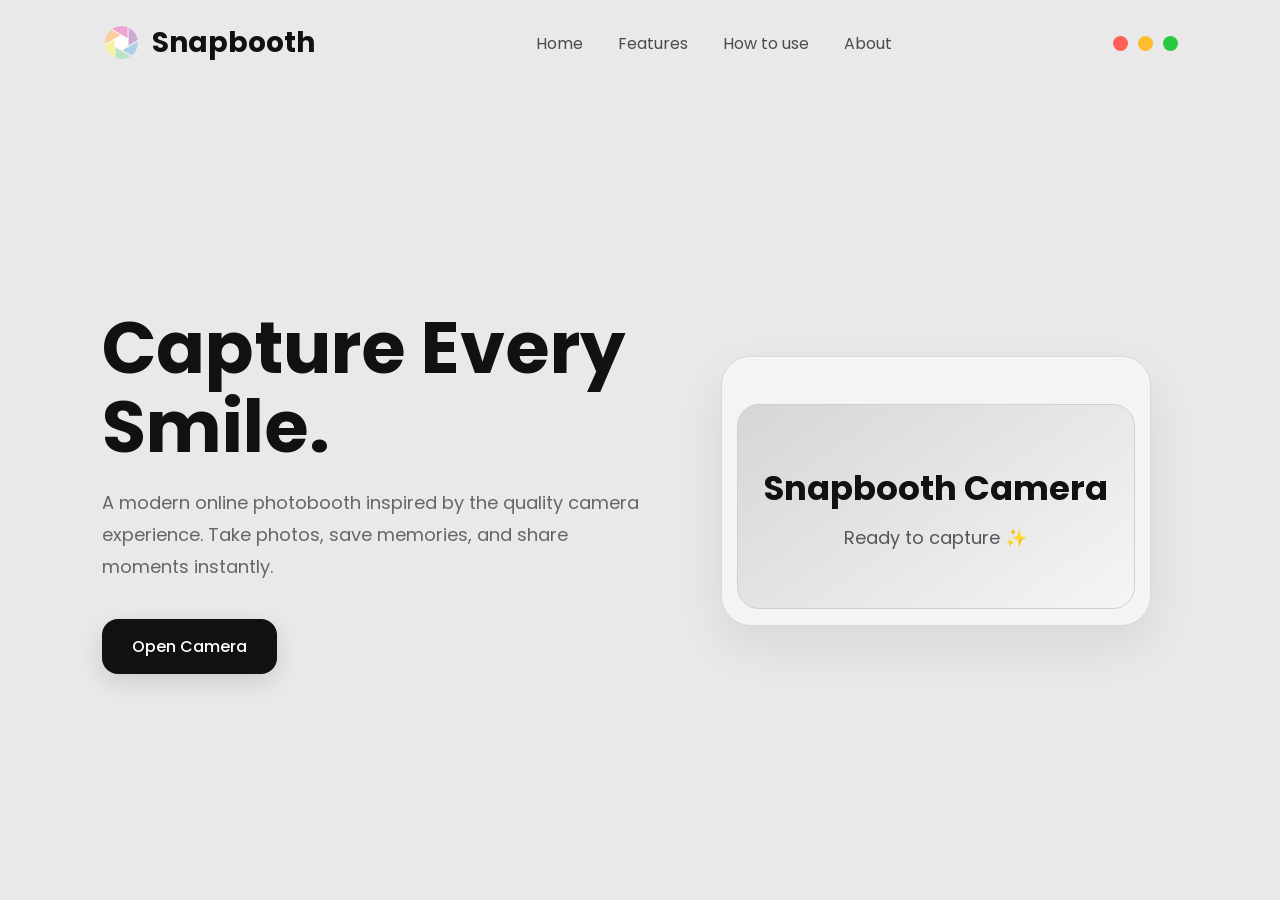
<file: index.html>
<!DOCTYPE html>
<html lang="en">
<head>
    <meta charset="UTF-8">
    <meta name="viewport" content="width=device-width, initial-scale=1.0">
    <title>SnapBooth Home</title>

  
    <link rel="stylesheet" href="cs1.css">

   
    <link href="https://fonts.googleapis.com/css2?family=Poppins:wght@300;400;500;600;700&display=swap" rel="stylesheet">
</head>
<body>

  
<header>
  <div class="logo">
    <img src="camlogo.png" alt="Snapbooth Logo">
    <span>Snapbooth</span>
</div>

    <nav>
        <a href="index.html">Home</a>
        <a href="features.html">Features</a>
        <a href="howto.html">How to use</a>
        <a href="about.html">About</a>
    </nav>

      <div class="window-buttons">
        <span class="circle red"></span>
        <span class="circle yellow"></span>
        <span class="circle green"></span>
    </div>
</header>

   
    <section class="hero">

        <div class="hero-text">
            <h1>Capture Every Smile.</h1>

            <p>
                A modern online photobooth inspired by the quality camera experience.
                Take photos, save memories, and share moments instantly.
            </p>

            <div class="buttons">

                <a href="camera.html">
                 <button class="primary-btn">Open Camera</button>
                        </a>

            </div>
        </div>



        <div class="hero-image">
            <div class="camera-card">

                <div class="camera-top">
                    <div class="camera-dot"></div>
                </div>

                <div class="camera-screen">
                    <h2>Snapbooth Camera</h2>
                    <p>Ready to capture ✨</p>
                </div>

            </div>
        </div>

    </section>

</body>
</html>
</file>
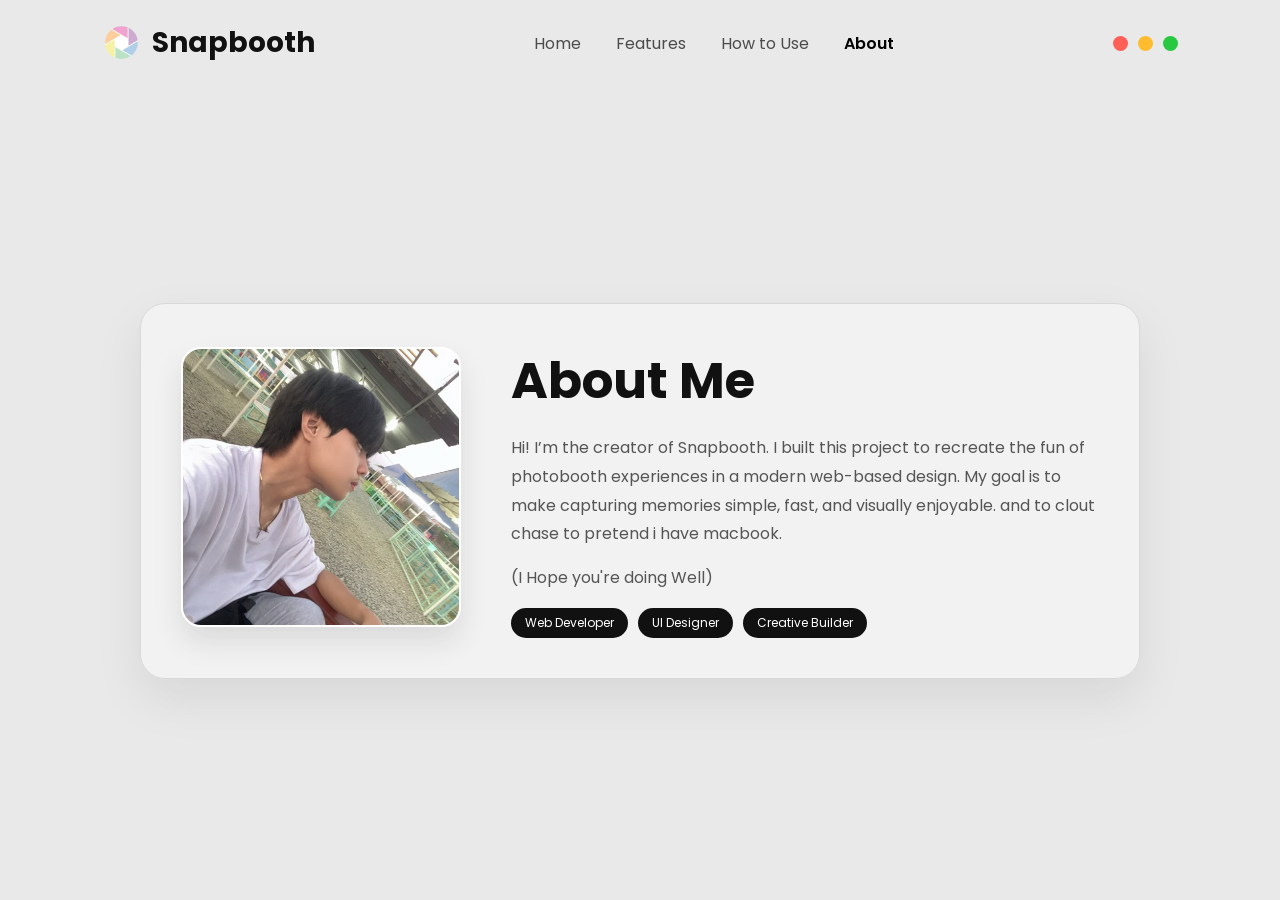
<file: about.html>
<!DOCTYPE html>
<html lang="en">
<head>
<meta charset="UTF-8">
<meta name="viewport" content="width=device-width, initial-scale=1.0">
<title>About</title>

<link rel="stylesheet" href="cs1.css">
<link href="https://fonts.googleapis.com/css2?family=Poppins:wght@300;400;500;600;700&display=swap" rel="stylesheet">
</head>

<body>

<header>
    <div class="logo">
        <img src="camlogo.png" alt="Snapbooth Logo">
        <span>Snapbooth</span>
    </div>

    <nav>
        <a href="index.html">Home</a>
        <a href="features.html">Features</a>
        <a href="howto.html">How to Use</a>
        <a href="about.html" class="active">About</a>
    </nav>

    <div class="window-buttons">
        <span class="circle red"></span>
        <span class="circle yellow"></span>
        <span class="circle green"></span>
    </div>
</header>

<section class="about-hero">

    <div class="about-card">

        <div class="about-image">
            <img src="me.jpg" alt="Your Photo">
        </div>

        <div class="about-text">
            <h1>About Me</h1>

            <p>
                Hi! I’m the creator of Snapbooth. I built this project to recreate the fun of photobooth
                experiences in a modern web-based design. My goal is to make capturing memories simple,
                fast, and visually enjoyable. and to clout chase to pretend i have macbook.
            </p>

            <p>
                (I Hope you're doing Well)
            </p>

            <div class="about-tags">
                <span>Web Developer</span>
                <span>UI Designer</span>
                <span>Creative Builder</span>
            </div>

        </div>

    </div>

</section>

</body>
</html>
</file>
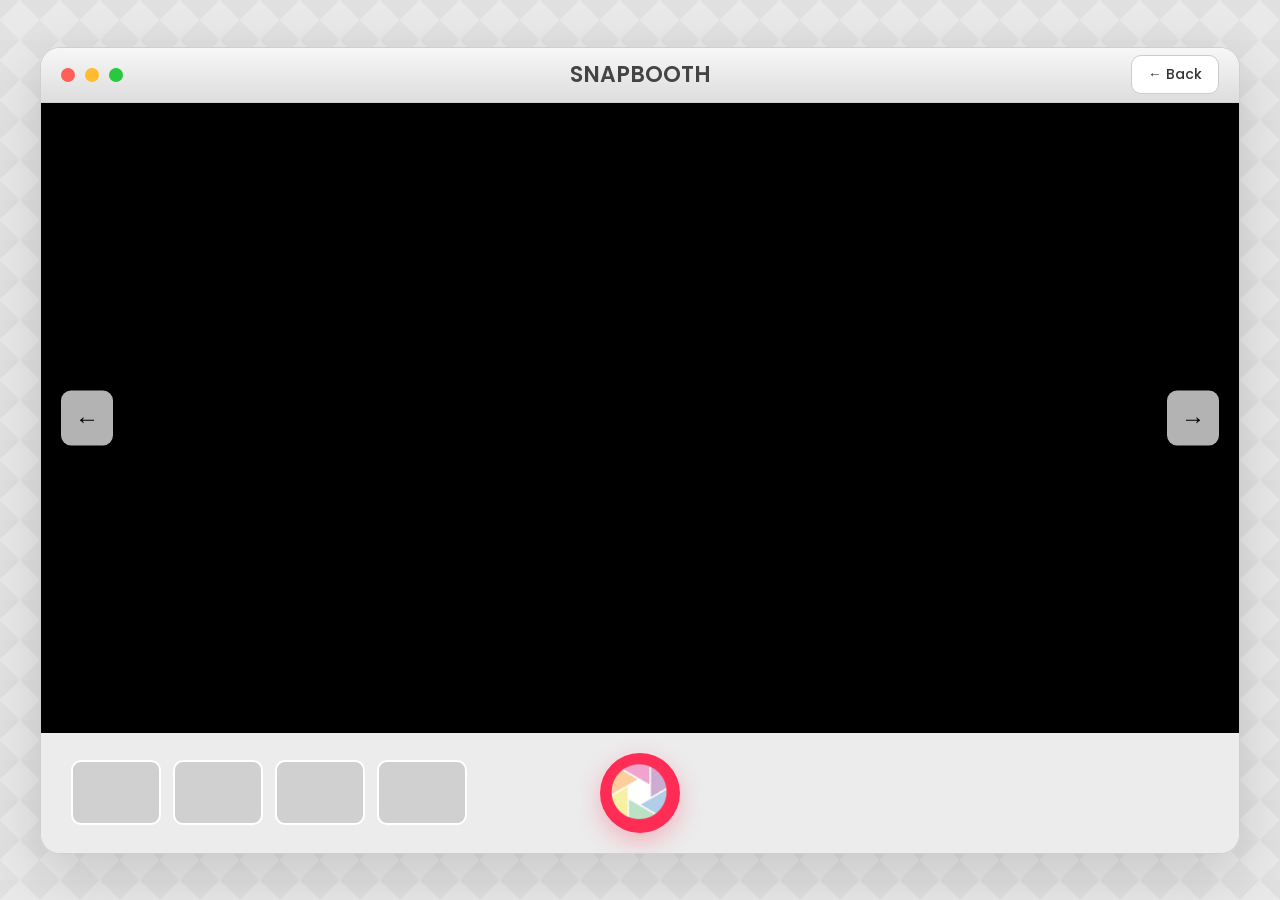
<file: camera.html>
<!DOCTYPE html>
<html lang="en">
<head>
<meta charset="UTF-8">
<meta name="viewport" content="width=device-width, initial-scale=1.0">
<title>Snapbooth Camera</title>

<link rel="stylesheet" href="cs2.css">
<link href="https://fonts.googleapis.com/css2?family=Poppins:wght@300;400;500;600&display=swap" rel="stylesheet">
</head>

<body>

<div class="effects-panel" id="effectsPanel">
    <div class="effect" data-effect="none">Normal</div>
    <div class="effect" data-effect="grayscale">Grayscale</div>
    <div class="effect" data-effect="invert">Invert</div>
    <div class="effect" data-effect="sepia">Sepia</div>
</div>

<div class="countdown" id="countdown"></div>

<div class="app-window">

    <div class="top-bar">
        <div class="window-buttons">
            <span class="circle red"></span>
            <span class="circle yellow"></span>
            <span class="circle green"></span>
        </div>

        <h2>SNAPBOOTH</h2>
        <a href="index.html" class="back-btn">← Back</a>
    </div>

    <div class="camera-container">

        <div class="filter-controls">
            <button id="prevFilter">←</button>
            <button id="nextFilter">→</button>
        </div>

        <div id="filterLabel"></div>

        <video id="video" autoplay playsinline></video>
    </div>

    <div class="bottom-bar">

        <div class="gallery-strip">
            <div class="photo"></div>
            <div class="photo"></div>
            <div class="photo"></div>
            <div class="photo"></div>
        </div>

        <button id="capture-btn">
            <img src="camlogo.png" alt="Profile">
        </button>

        

    </div>

</div>

<script>
const video = document.getElementById('video');
const captureBtn = document.getElementById('capture-btn');
const countdown = document.getElementById('countdown');
const photos = document.querySelectorAll('.photo');

const filterLabel = document.getElementById("filterLabel");

let photoIndex = 0;
let isCounting = false;

const filters = ["none", "grayscale", "invert", "sepia"];
let filterIndex = 0;
let currentEffect = "none";

/* SOUND */
const countdownSound = new Audio("countdownsd.mp3");
const shutterSound = new Audio("shutter.mp3");

/* CAMERA */
async function startCamera(){
    const stream = await navigator.mediaDevices.getUserMedia({video:true});
    video.srcObject = stream;
}
startCamera();

/* FILTER */
function applyFilter(){

    video.classList.remove("grayscale","invert","sepia");

    currentEffect = filters[filterIndex];

    if(currentEffect !== "none"){
        video.classList.add(currentEffect);
    }

    showLabel(currentEffect);
}

function showLabel(name){
    filterLabel.innerText = name.toUpperCase();
    filterLabel.style.opacity = "1";

    setTimeout(()=>{
        filterLabel.style.opacity = "0";
    },700);
}

/* ARROWS */
document.getElementById("nextFilter").onclick = () => {
    filterIndex++;
    if(filterIndex >= filters.length) filterIndex = 0;
    applyFilter();
};

document.getElementById("prevFilter").onclick = () => {
    filterIndex--;
    if(filterIndex < 0) filterIndex = filters.length - 1;
    applyFilter();
};


document.querySelectorAll('.effect').forEach(btn=>{
    btn.onclick = () => {
        filterIndex = filters.indexOf(btn.dataset.effect);
        applyFilter();
        effectsPanel.style.display = "none";
    };
});

/* COUNTDOWN */
captureBtn.onclick = () => {

    if(isCounting) return;
    isCounting = true;

    let count = 3;

    countdown.style.display = "block";
    countdown.innerText = count;

    countdownSound.cloneNode().play();

    let timer = setInterval(()=>{
        count--;

        if(count > 0){
            countdown.innerText = count;
        } else {
            clearInterval(timer);
            countdown.style.display = "none";
            isCounting = false;
            takePhoto();
        }
    },1000);
};

/* PHOTO */
function takePhoto(){

    shutterSound.cloneNode().play();

    const canvas = document.createElement("canvas");
    canvas.width = video.videoWidth;
    canvas.height = video.videoHeight;

    const ctx = canvas.getContext("2d");

    ctx.filter = getComputedStyle(video).filter;
    ctx.translate(canvas.width,0);
    ctx.scale(-1,1);
    ctx.drawImage(video,0,0);

    const img = canvas.toDataURL("image/png");

    if(photoIndex >= photos.length) photoIndex = 0;

    photos[photoIndex].style.backgroundImage = `url(${img})`;
    photos[photoIndex].style.backgroundSize = "cover";
    photos[photoIndex].style.backgroundPosition = "center";

    photoIndex++;

    const a = document.createElement("a");
    a.href = img;
    a.download = "snapbooth.png";
    a.click();
}
</script>

</body>
</html>
</file>
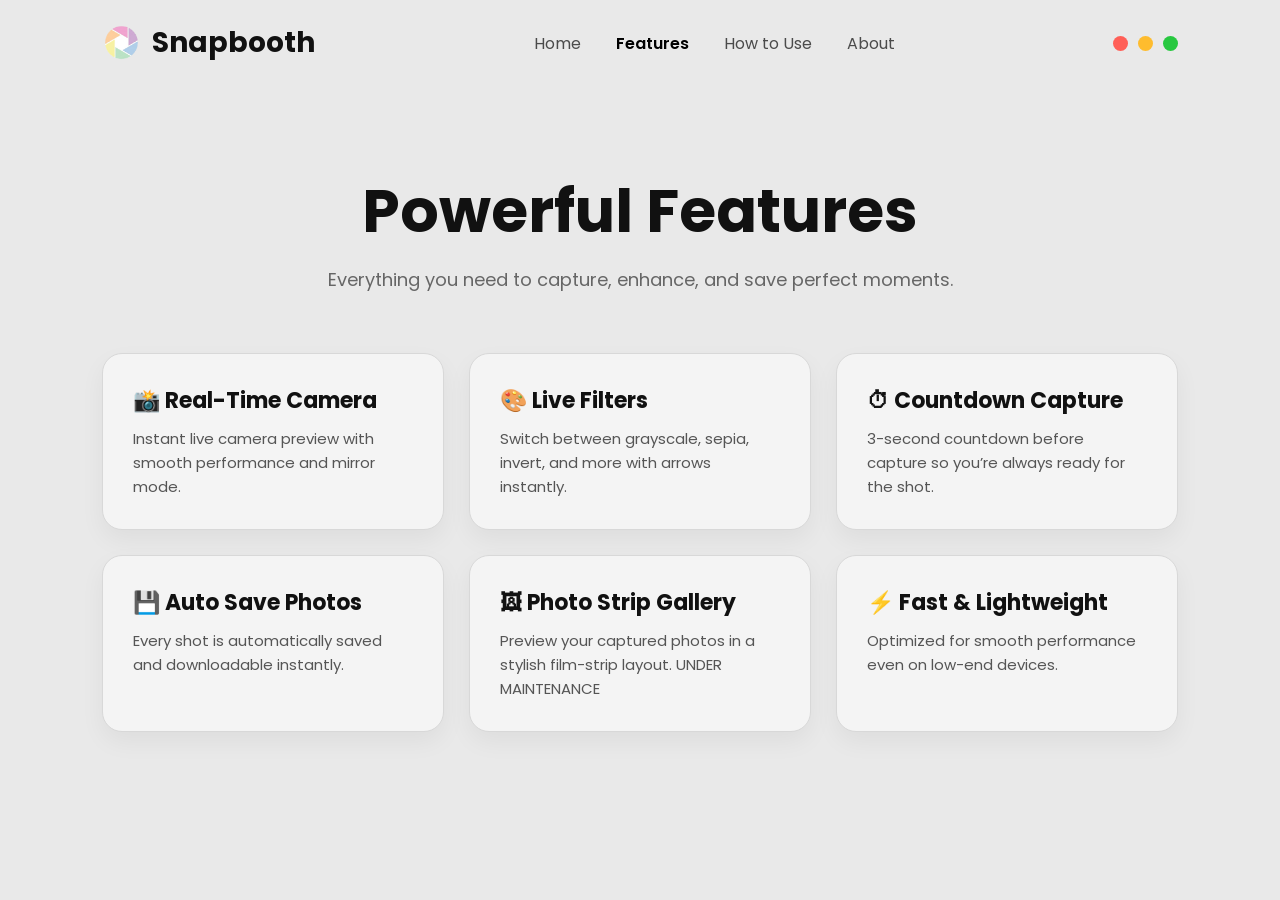
<file: features.html>
<!DOCTYPE html>
<html lang="en">
<head>
<meta charset="UTF-8">
<meta name="viewport" content="width=device-width, initial-scale=1.0">
<title>Snapbooth Features</title>

<link rel="stylesheet" href="cs1.css">
<link href="https://fonts.googleapis.com/css2?family=Poppins:wght@300;400;500;600;700&display=swap" rel="stylesheet">
</head>

<body>

<header>
    <div class="logo">
        <img src="camlogo.png" alt="Snapbooth Logo">
        <span>Snapbooth</span>
    </div>

    <nav>
        <a href="index.html">Home</a>
        <a href="features.html" class="active">Features</a>
        <a href="howto.html">How to Use</a>
        <a href="about.html">About</a>
    </nav>

    <div class="window-buttons">
        <span class="circle red"></span>
        <span class="circle yellow"></span>
        <span class="circle green"></span>
    </div>
</header>

<section class="features-hero">

    <div class="features-title">
        <h1>Powerful Features</h1>
        <p>Everything you need to capture, enhance, and save perfect moments.</p>
    </div>

    <div class="features-grid">

        <div class="feature-card">
            <h2>📸 Real-Time Camera</h2>
            <p>Instant live camera preview with smooth performance and mirror mode.</p>
        </div>

        <div class="feature-card">
            <h2>🎨 Live Filters</h2>
            <p>Switch between grayscale, sepia, invert, and more with arrows instantly.</p>
        </div>

        <div class="feature-card">
            <h2>⏱ Countdown Capture</h2>
            <p>3-second countdown before capture so you’re always ready for the shot.</p>
        </div>

        <div class="feature-card">
            <h2>💾 Auto Save Photos</h2>
            <p>Every shot is automatically saved and downloadable instantly.</p>
        </div>

        <div class="feature-card">
            <h2>🖼 Photo Strip Gallery</h2>
            <p>Preview your captured photos in a stylish film-strip layout. UNDER MAINTENANCE</p>
        </div>

        <div class="feature-card">
            <h2>⚡ Fast & Lightweight</h2>
            <p>Optimized for smooth performance even on low-end devices.</p>
        </div>

    </div>

</section>

</body>
</html>
</file>
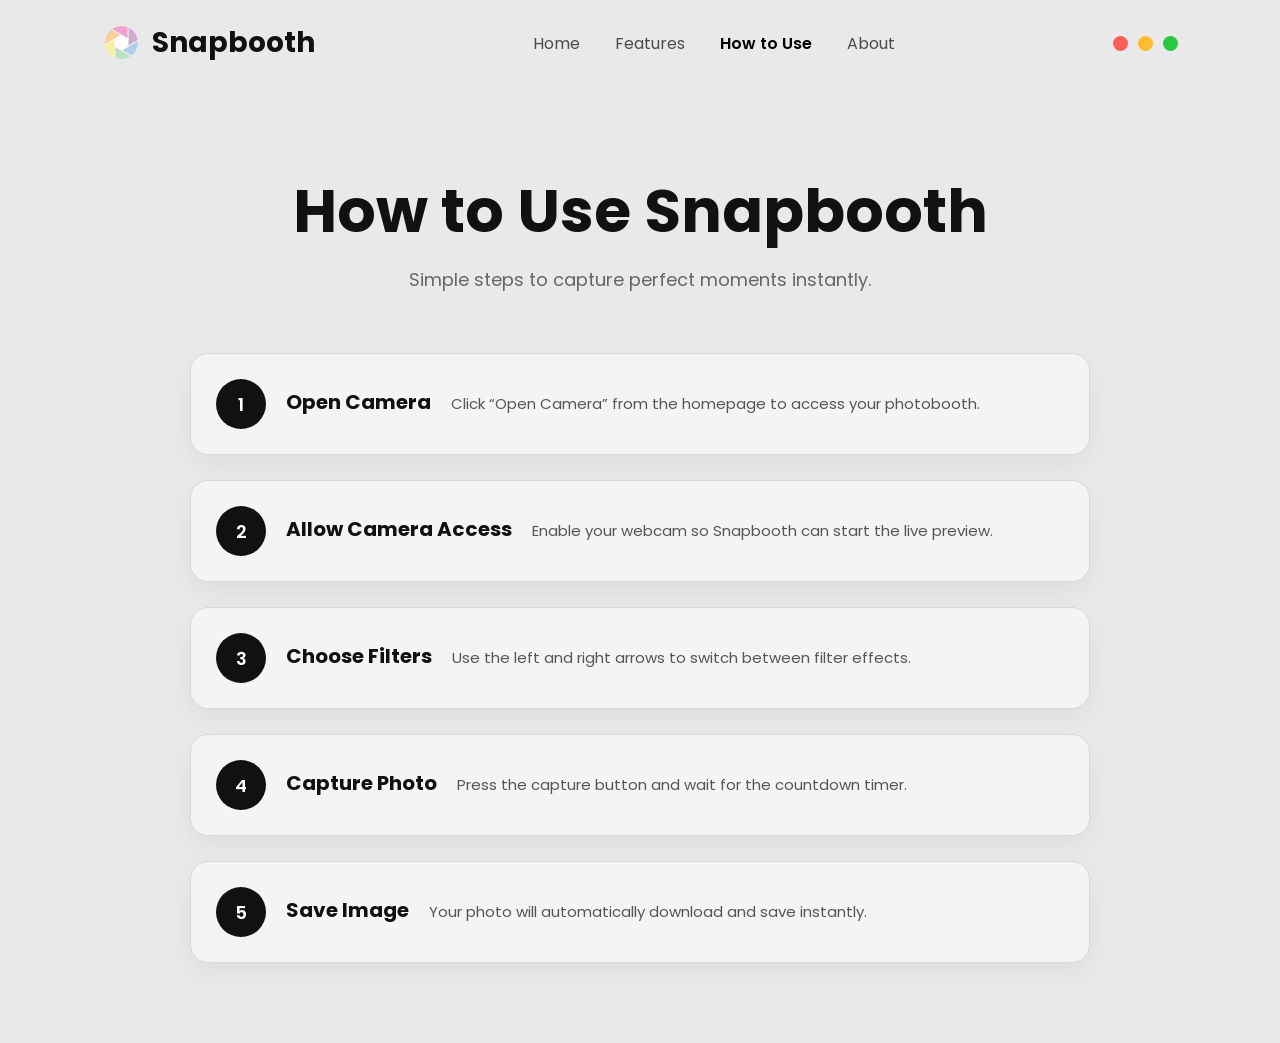
<file: howto.html>
<!DOCTYPE html>
<html lang="en">
<head>
<meta charset="UTF-8">
<meta name="viewport" content="width=device-width, initial-scale=1.0">
<title>How to Use Snapbooth</title>

<link rel="stylesheet" href="cs1.css">
<link href="https://fonts.googleapis.com/css2?family=Poppins:wght@300;400;500;600;700&display=swap" rel="stylesheet">
</head>

<body>

<header>
    <div class="logo">
        <img src="camlogo.png" alt="Snapbooth Logo">
        <span>Snapbooth</span>
    </div>

    <nav>
        <a href="index.html">Home</a>
        <a href="features.html">Features</a>
        <a href="howto.html" class="active">How to Use</a>
        <a href="about.html">About</a>
    </nav>

    <div class="window-buttons">
        <span class="circle red"></span>
        <span class="circle yellow"></span>
        <span class="circle green"></span>
    </div>
</header>

<section class="howto-hero">

    <div class="howto-title">
        <h1>How to Use Snapbooth</h1>
        <p>Simple steps to capture perfect moments instantly.</p>
    </div>

    <div class="steps-container">

        <div class="step-card">
            <div class="step-number">1</div>
            <h2>Open Camera</h2>
            <p>Click “Open Camera” from the homepage to access your photobooth.</p>
        </div>

        <div class="step-card">
            <div class="step-number">2</div>
            <h2>Allow Camera Access</h2>
            <p>Enable your webcam so Snapbooth can start the live preview.</p>
        </div>

        <div class="step-card">
            <div class="step-number">3</div>
            <h2>Choose Filters</h2>
            <p>Use the left and right arrows to switch between filter effects.</p>
        </div>

        <div class="step-card">
            <div class="step-number">4</div>
            <h2>Capture Photo</h2>
            <p>Press the capture button and wait for the countdown timer.</p>
        </div>

        <div class="step-card">
            <div class="step-number">5</div>
            <h2>Save Image</h2>
            <p>Your photo will automatically download and save instantly.</p>
        </div>

    </div>

</section>

</body>
</html>
</file>
<file: cs1.css>
*{
    margin: 0;
    padding: 0;
    box-sizing: border-box;
    font-family: 'Poppins', sans-serif;
}

body{
    background: #e9e9e9;
    color: #111;
    min-height: 100vh;
}

/* NAVBAR */

header{
    width: 100%;
    padding: 22px 8%;
    display: flex;
    justify-content: space-between;
    align-items: center;
}

.logo{
    font-size: 28px;
    font-weight: 700;
    color: #111;
}

nav{
    display: flex;
    gap: 35px;
}

nav a{
    text-decoration: none;
    color: #4b4b4b;
    font-size: 16px;
    transition: 0.3s;
}

nav a:hover{
    color: #000;
}

/* MAC BUTTONS */

.window-buttons{
    display: flex;
    gap: 10px;
    align-items: center;
}

.circle{
    width: 15px;
    height: 15px;
    border-radius: 50%;
}

.red{
    background: #ff5f57;
}

.yellow{
    background: #febc2e;
}

.green{
    background: #28c840;
}

/* HERO SECTION */

.hero{
    width: 100%;
    min-height: calc(100vh - 90px);
    display: flex;
    justify-content: space-between;
    align-items: center;
    padding: 0 8%;
}

.hero-text{
    width: 50%;
}

.hero-text h1{
    font-size: 72px;
    line-height: 1.1;
    margin-bottom: 20px;
    color: #111;
}

.hero-text p{
    font-size: 18px;
    color: #666;
    line-height: 1.8;
    margin-bottom: 35px;
    max-width: 550px;
}

/* BUTTONS */

.buttons{
    display: flex;
    gap: 20px;
}

.primary-btn,
.secondary-btn{
    padding: 15px 30px;
    border-radius: 16px;
    border: none;
    cursor: pointer;
    font-size: 16px;
    transition: 0.3s;
    font-weight: 500;
}

.primary-btn{
    background: #111;
    color: white;
    box-shadow: 0 8px 25px rgba(0,0,0,0.12);
}

.primary-btn:hover{
    transform: translateY(-4px);
    background: #000;
}

.secondary-btn{
    background: #dcdcdc;
    color: #111;
}

.secondary-btn:hover{
    transform: translateY(-4px);
    background: #cfcfcf;
}

/* CAMERA CARD */

.hero-image{
    width: 45%;
    display: flex;
    justify-content: center;
}

.camera-card{
    width: 430px;
    height: 270px;
    background: #f4f4f4;
    border-radius: 30px;
    padding: 15px;
    box-shadow: 
    0 20px 50px rgba(0,0,0,0.08),
    inset 0 1px 1px rgba(255,255,255,0.8);
    border: 1px solid #d8d8d8;
}

/* TOP BAR */

.camera-top{
    width: 100%;
    height: 22px;
    display: flex;
    align-items: center;
    padding-left: 10px;
}

.camera-buttons{
    display: flex;
    gap: 8px;
}

.camera-buttons span{
    width: 12px;
    height: 12px;
    border-radius: 50%;
}

/* SCREEN */

.camera-screen{
    margin-top: 10px;
    width: 100%;
    height: 205px;
    border-radius: 22px;
    background: linear-gradient(145deg, #d6d6d6, #f5f5f5);
    display: flex;
    flex-direction: column;
    justify-content: center;
    align-items: center;
    text-align: center;
    border: 1px solid #d0d0d0;
}

.camera-screen h2{
    font-size: 34px;
    margin-bottom: 10px;
    color: #111;
}

.camera-screen p{
    font-size: 18px;
    color: #555;
}

/* RESPONSIVE */

@media(max-width: 950px){

    .hero{
        flex-direction: column;
        justify-content: center;
        gap: 60px;
        text-align: center;
        padding-top: 40px;
    }

    .hero-text{
        width: 100%;
    }

    .hero-image{
        width: 100%;
    }

    .buttons{
        justify-content: center;
        flex-wrap: wrap;
    }

    .hero-text h1{
        font-size: 52px;
    }

    header{
        flex-direction: column;
        gap: 20px;
    }

    nav{
        flex-wrap: wrap;
        justify-content: center;
    }

    .camera-card{
        width: 100%;
        max-width: 420px;
    }
}

.logo{
    display: flex;
    align-items: center;
    gap: 10px;
    font-size: 28px;
    font-weight: 700;
    color: #111;
}

/* THIS is what fixes the "too big image" problem */
.logo img{
    width: 40px;
    height: 40px;
    object-fit: contain;
}

.features-hero{
    width: 100%;
    padding: 80px 8%;
}

.features-title{
    text-align: center;
    margin-bottom: 60px;
}

.features-title h1{
    font-size: 60px;
    color: #111;
    margin-bottom: 10px;
}

.features-title p{
    font-size: 18px;
    color: #666;
}

/* GRID */
.features-grid{
    display: grid;
    grid-template-columns: repeat(3, 1fr);
    gap: 25px;
}

/* CARDS */
.feature-card{
    background: #f4f4f4;
    border: 1px solid #d8d8d8;
    border-radius: 20px;

    padding: 30px;

    box-shadow: 0 10px 25px rgba(0,0,0,0.05);
    transition: 0.3s;
}

.feature-card h2{
    font-size: 22px;
    margin-bottom: 10px;
    color: #111;
}

.feature-card p{
    font-size: 15px;
    color: #555;
    line-height: 1.6;
}

.feature-card:hover{
    transform: translateY(-8px);
    background: #ffffff;
    box-shadow: 0 15px 40px rgba(0,0,0,0.1);
}

/* ACTIVE NAV */
nav a.active{
    color: #000;
    font-weight: 600;
}

/* RESPONSIVE */
@media(max-width: 1000px){
    .features-grid{
        grid-template-columns: repeat(2, 1fr);
    }

    .features-title h1{
        font-size: 45px;
    }
}

@media(max-width: 600px){
    .features-grid{
        grid-template-columns: 1fr;
    }
}

.howto-hero{
    width: 100%;
    padding: 80px 8%;
}

.howto-title{
    text-align: center;
    margin-bottom: 60px;
}

.howto-title h1{
    font-size: 60px;
    color: #111;
}

.howto-title p{
    font-size: 18px;
    color: #666;
    margin-top: 10px;
}

/* STEPS LAYOUT */
.steps-container{
    display: flex;
    flex-direction: column;
    gap: 25px;
    max-width: 900px;
    margin: auto;
}

/* STEP CARD */
.step-card{
    display: flex;
    align-items: center;
    gap: 20px;

    background: #f4f4f4;
    border: 1px solid #d8d8d8;

    padding: 25px;
    border-radius: 18px;

    box-shadow: 0 10px 25px rgba(0,0,0,0.05);
    transition: 0.3s;
}

.step-card:hover{
    transform: translateY(-5px);
    background: #fff;
}

/* STEP NUMBER */
.step-number{
    width: 50px;
    height: 50px;

    background: #111;
    color: white;

    border-radius: 50%;
    display: flex;
    justify-content: center;
    align-items: center;

    font-weight: 600;
    font-size: 18px;
}

/* TEXT */
.step-card h2{
    font-size: 20px;
    margin-bottom: 5px;
}

.step-card p{
    color: #555;
    font-size: 15px;
    line-height: 1.5;
}

/* ACTIVE NAV */
nav a.active{
    color: #000;
    font-weight: 600;
}

/* RESPONSIVE */
@media(max-width: 900px){

    .howto-title h1{
        font-size: 45px;
    }

    .step-card{
        flex-direction: column;
        text-align: center;
    }
}

.about-hero{
    width: 100%;
    min-height: calc(100vh - 90px);

    display: flex;
    justify-content: center;
    align-items: center;

    padding: 60px 8%;
}

/* MAIN CARD */
.about-card{
    display: flex;
    align-items: center;
    gap: 50px;

    background: rgba(244,244,244,0.8);
    border: 1px solid #d8d8d8;

    padding: 40px;
    border-radius: 25px;

    box-shadow: 0 20px 50px rgba(0,0,0,0.08);
    backdrop-filter: blur(10px);

    max-width: 1000px;

    animation: fadeUp 0.8s ease;
}

/* IMAGE */
.about-image img{
    width: 280px;
    height: 280px;

    object-fit: cover;
    border-radius: 20px;

    border: 2px solid #fff;
    box-shadow: 0 15px 30px rgba(0,0,0,0.1);

    transition: 0.4s;
}

.about-image img:hover{
    transform: scale(1.05);
}

/* TEXT */
.about-text h1{
    font-size: 50px;
    margin-bottom: 15px;
    color: #111;
}

.about-text p{
    font-size: 16px;
    color: #555;
    line-height: 1.8;
    margin-bottom: 15px;
}

/* TAGS */
.about-tags{
    display: flex;
    gap: 10px;
    margin-top: 15px;
    flex-wrap: wrap;
}

.about-tags span{
    background: #111;
    color: white;

    padding: 6px 14px;
    border-radius: 20px;

    font-size: 12px;
}

/* ANIMATION */
@keyframes fadeUp{
    from{
        opacity: 0;
        transform: translateY(40px);
    }
    to{
        opacity: 1;
        transform: translateY(0);
    }
}

/* ACTIVE NAV */
nav a.active{
    color: #000;
    font-weight: 600;
}

/* RESPONSIVE */
@media(max-width: 900px){

    .about-card{
        flex-direction: column;
        text-align: center;
    }

    .about-image img{
        width: 220px;
        height: 220px;
    }

    .about-text h1{
        font-size: 40px;
    }
}
</file>
<file: cs2.css>
*{
    margin: 0;
    padding: 0;
    box-sizing: border-box;
    font-family: 'Poppins', sans-serif;
}

/* BACKGROUND */
body{
    width: 100%;
    min-height: 100vh;

    display: flex;
    justify-content: center;
    align-items: center;
    padding: 20px;

    background-color: #e9e9e9;

    background-image:
        linear-gradient(135deg, rgba(0,0,0,0.04) 25%, transparent 25%),
        linear-gradient(225deg, rgba(0,0,0,0.04) 25%, transparent 25%),
        linear-gradient(45deg, rgba(0,0,0,0.03) 25%, transparent 25%),
        linear-gradient(315deg, rgba(0,0,0,0.03) 25%, #e9e9e9 25%);

    background-size: 40px 40px;
    background-repeat: repeat;
}

/* APP WINDOW */
.app-window{
    width: 100%;
    max-width: 1200px;

    background: rgba(236, 236, 236, 0.85);
    backdrop-filter: blur(10px);

    border-radius: 20px;
    overflow: hidden;

    box-shadow: 0 20px 60px rgba(0,0,0,0.15);
    border: 1px solid #cfcfcf;
}

/* TOP BAR */
.top-bar{
    width: 100%;
    height: 55px;

    background: linear-gradient(to bottom, #f7f7f7, #dddddd);

    display: flex;
    align-items: center;
    justify-content: center;

    position: relative;
    border-bottom: 1px solid #cfcfcf;
}

.top-bar h2{
    font-size: 22px;
    color: #444;
    font-weight: 600;
}

/* MAC BUTTONS */
.window-buttons{
    position: absolute;
    left: 20px;
    display: flex;
    gap: 10px;
}

.circle{
    width: 14px;
    height: 14px;
    border-radius: 50%;
}

.red{ background: #ff5f57; }
.yellow{ background: #febc2e; }
.green{ background: #28c840; }

/* BACK BUTTON */
.back-btn{
    position: absolute;
    right: 20px;

    padding: 8px 16px;
    border-radius: 10px;

    background: white;
    color: #333;

    text-decoration: none;
    font-size: 14px;
    font-weight: 500;

    border: 1px solid #ccc;
    transition: 0.3s ease;
}

.back-btn:hover{
    background: #ff2d55;
    color: white;
    transform: scale(1.05);
}

/* CAMERA */
.camera-container{
    width: 100%;
    height: 70vh;
    background: black;
    overflow: hidden;

    position: relative; /* IMPORTANT FIX */
}

video{
    width: 100%;
    height: 100%;
    object-fit: cover;
    transform: scaleX(-1);
}

/* FILTER ARROWS */
.filter-controls{
    position: absolute;
    top: 50%;
    left: 0;
    width: 100%;

    display: flex;
    justify-content: space-between;

    transform: translateY(-50%);
    padding: 0 20px;

    pointer-events: none;
    z-index: 5;
}

.filter-controls button{
    pointer-events: auto;

    background: rgba(255,255,255,0.7);
    border: none;

    font-size: 24px;
    padding: 10px 14px;
    border-radius: 10px;

    cursor: pointer;
    transition: 0.2s;
}

.filter-controls button:hover{
    background: #ff2d55;
    color: white;
    transform: scale(1.1);
}

/* FILTER LABEL */
#filterLabel{
    position: absolute;
    top: 50%;
    left: 50%;
    transform: translate(-50%, -50%);

    font-size: 40px;
    font-weight: bold;
    color: white;

    text-shadow: 0 0 15px black;

    opacity: 0;
    transition: 0.2s;

    pointer-events: none;
    z-index: 6;
}

/* BOTTOM BAR */
.bottom-bar{
    width: 100%;
    height: 120px;

    background: #ececec;

    display: flex;
    align-items: center;
    justify-content: space-between;

    padding: 20px 30px;
}

/* GALLERY */
.gallery-strip{
    display: flex;
    gap: 12px;
}

.photo{
    width: 90px;
    height: 65px;

    background: #d0d0d0;
    border-radius: 10px;
    border: 2px solid white;
}

/* CAPTURE BUTTON */
#capture-btn{
    width: 80px;
    height: 80px;

    border-radius: 50%;
    border: none;

    background: #ff2d55;
    cursor: pointer;

    display: flex;
    justify-content: center;
    align-items: center;

    position: absolute;
    left: 50%;
    transform: translateX(-50%);

    transition: 0.3s ease;
    box-shadow: 0 8px 25px rgba(255,45,85,0.3);
}

#capture-btn:hover{
    transform: translateX(-50%) scale(1.08);
}

#capture-btn img{
    width: 80%;
    height: 80%;
    object-fit: cover;
    border-radius: 100%;
}



/* EFFECT PANEL */
.effects-panel{
    position: absolute;
    right: 30px;
    bottom: 150px;

    background: rgba(255,255,255,0.9);
    border-radius: 12px;
    padding: 10px;

    display: none;
    flex-direction: column;
    gap: 10px;

    z-index: 10;
}

.effect{
    padding: 8px 12px;
    border-radius: 8px;

    cursor: pointer;
    font-size: 14px;

    background: #eee;
    transition: 0.2s;
}

.effect:hover{
    background: #ff2d55;
    color: white;
}

/* COUNTDOWN */
.countdown{
    position: absolute;
    top: 50%;
    left: 50%;

    transform: translate(-50%, -50%);
    font-size: 120px;
    font-weight: bold;

    color: white;
    display: none;

    z-index: 20;
    text-shadow: 0 0 20px black;
}

/* FILTER EFFECTS */
.grayscale{ filter: grayscale(100%); }
.invert{ filter: invert(100%); }
.sepia{ filter: sepia(100%); }

/* RESPONSIVE */
@media(max-width: 900px){
    .camera-container{
        height: 60vh;
    }

    .photo{
        width: 70px;
        height: 55px;
    }

    #capture-btn{
        width: 70px;
        height: 70px;
    }
}
</file>
